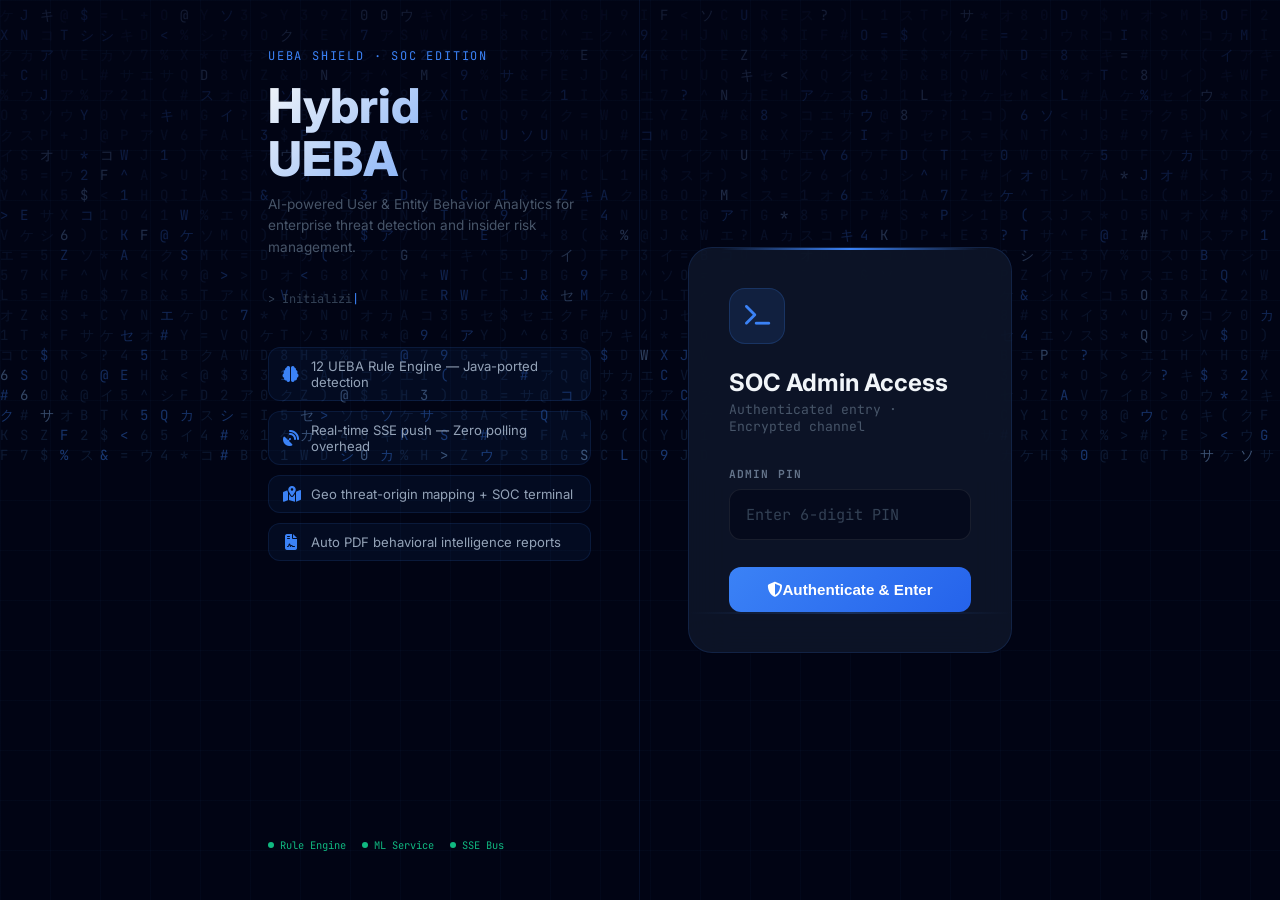
<file: frontend/admin/index.html>
<!DOCTYPE html>
<html lang="en">
<head>
    <meta charset="UTF-8">
    <meta name="viewport" content="width=device-width, initial-scale=1.0">
    <title>SOC Admin Access | UEBA SHIELD</title>
    <link href="https://fonts.googleapis.com/css2?family=Inter:wght@400;600;700;800&family=JetBrains+Mono:wght@400;600&display=swap" rel="stylesheet">
    <link href="https://cdnjs.cloudflare.com/ajax/libs/font-awesome/6.4.0/css/all.min.css" rel="stylesheet">
    <style>
        *, *::before, *::after { box-sizing: border-box; margin: 0; padding: 0; }

        body {
            background: #020617;
            color: #f1f5f9;
            font-family: 'Inter', sans-serif;
            height: 100vh;
            display: flex;
            align-items: center;
            justify-content: center;
            overflow: hidden;
        }

        /* Matrix rain canvas */
        #matrixCanvas {
            position: fixed;
            inset: 0;
            z-index: 0;
            opacity: 0.4;
        }

        /* Mesh grid overlay */
        .mesh-overlay {
            position: fixed; inset: 0; z-index: 1;
            background-image:
                linear-gradient(rgba(59,130,246,0.03) 1px, transparent 1px),
                linear-gradient(90deg, rgba(59,130,246,0.03) 1px, transparent 1px);
            background-size: 50px 50px;
            pointer-events: none;
        }

        /* Center panel */
        .login-wrapper {
            position: relative; z-index: 10;
            display: flex; align-items: center; justify-content: center;
            width: 100%; height: 100vh;
        }

        /* Left — branding column */
        .brand-col {
            flex: 1; max-width: 420px;
            padding: 3rem;
            display: flex; flex-direction: column; justify-content: center;
            border-right: 1px solid rgba(59,130,246,0.1);
            height: 100vh;
        }

        .brand-tag {
            font-family: 'JetBrains Mono', monospace;
            font-size: 0.75rem; color: #3b82f6;
            letter-spacing: 0.15em; text-transform: uppercase;
            margin-bottom: 1rem;
        }

        .brand-title {
            font-size: 3rem; font-weight: 800; line-height: 1.1;
            background: linear-gradient(135deg, #f1f5f9 0%, #3b82f6 100%);
            -webkit-background-clip: text; -webkit-text-fill-color: transparent;
            margin-bottom: 0.5rem;
        }

        .brand-sub {
            font-size: 0.85rem; color: #475569; line-height: 1.6;
            margin-bottom: 2rem;
        }

        .feature-pills {
            display: flex; flex-direction: column; gap: 10px; margin-top: 1.5rem;
        }
        .feature-pill {
            display: flex; align-items: center; gap: 12px;
            padding: 10px 14px; border-radius: 12px;
            background: rgba(59,130,246,0.06);
            border: 1px solid rgba(59,130,246,0.12);
        }
        .feature-pill i { color: #3b82f6; width: 16px; text-align: center; }
        .feature-pill span { font-size: 0.82rem; color: #94a3b8; }

        .status-bar {
            margin-top: auto; padding-top: 2rem;
            display: flex; gap: 16px; flex-wrap: wrap;
        }
        .status-chip {
            display: flex; align-items: center; gap: 6px;
            font-family: 'JetBrains Mono', monospace;
            font-size: 0.65rem; color: #10b981;
        }
        .status-dot { width:6px;height:6px;border-radius:50%;background:#10b981;animation:sdPulse 1.5s infinite; }
        @keyframes sdPulse { 0%,100%{opacity:1;} 50%{opacity:0.4;} }

        /* Right — login card */
        .login-col {
            flex: 0 0 420px;
            padding: 3rem;
            display: flex; flex-direction: column; justify-content: center;
        }

        .login-card {
            background: rgba(15, 23, 42, 0.85);
            backdrop-filter: blur(20px);
            border: 1px solid rgba(59,130,246,0.15);
            border-radius: 24px;
            padding: 2.5rem;
            position: relative;
            overflow: hidden;
        }

        .login-card::before {
            content: '';
            position: absolute; top: 0; left: 10%; right: 10%;
            height: 2px;
            background: linear-gradient(90deg, transparent, #3b82f6, transparent);
        }

        /* Scan line animation on card */
        .login-card::after {
            content: '';
            position: absolute; left: 0; right: 0; height: 2px;
            background: linear-gradient(90deg, transparent, rgba(59,130,246,0.25), transparent);
            animation: scanDown 4s linear infinite;
            pointer-events: none;
        }
        @keyframes scanDown { 0%{top:-2px;} 100%{top:100%;} }

        .login-header-icon {
            width: 56px; height: 56px; border-radius: 16px;
            background: rgba(59,130,246,0.12);
            border: 1px solid rgba(59,130,246,0.2);
            display: flex; align-items: center; justify-content: center;
            font-size: 1.4rem; color: #3b82f6;
            margin-bottom: 1.5rem;
        }

        .login-title { font-size: 1.5rem; font-weight: 700; color: #f1f5f9; margin-bottom: 0.3rem; }
        .login-sub { font-size: 0.82rem; color: #475569; margin-bottom: 2rem; font-family: 'JetBrains Mono', monospace; }

        .field-label {
            font-size: 0.7rem; font-weight: 700; letter-spacing: 0.1em;
            color: #64748b; text-transform: uppercase; margin-bottom: 8px;
            font-family: 'JetBrains Mono', monospace;
        }

        .cyber-input {
            width: 100%; padding: 0.85rem 1rem;
            background: rgba(2, 6, 23, 0.6);
            border: 1px solid rgba(255,255,255,0.08);
            border-radius: 12px;
            color: #f1f5f9; font-size: 0.95rem;
            font-family: 'JetBrains Mono', monospace;
            outline: none; transition: border-color 0.2s, box-shadow 0.2s;
        }
        .cyber-input:focus {
            border-color: rgba(59,130,246,0.5);
            box-shadow: 0 0 0 3px rgba(59,130,246,0.12);
        }
        .cyber-input::placeholder { color: #334155; }
        .mb-field { margin-bottom: 1.2rem; }

        .btn-login {
            width: 100%; padding: 0.9rem;
            background: linear-gradient(135deg, #3b82f6, #2563eb);
            border: none; border-radius: 12px;
            color: #fff; font-weight: 700; font-size: 0.95rem;
            cursor: pointer; margin-top: 0.5rem;
            transition: all 0.25s;
            position: relative; overflow: hidden;
        }
        .btn-login::before {
            content: '';
            position: absolute; inset: 0;
            background: linear-gradient(135deg, rgba(255,255,255,0.1), transparent);
            opacity: 0; transition: opacity 0.2s;
        }
        .btn-login:hover { transform: translateY(-1px); box-shadow: 0 8px 25px rgba(59,130,246,0.4); }
        .btn-login:hover::before { opacity: 1; }
        .btn-login:active { transform: translateY(0); }

        .error-msg {
            color: #fca5a5; font-size: 0.8rem; text-align: center;
            margin-top: 0.8rem; display: none;
            background: rgba(239,68,68,0.08); border: 1px solid rgba(239,68,68,0.2);
            border-radius: 8px; padding: 8px;
        }

        /* Typing cursor for the terminal text */
        .typing-cursor::after { content: '|'; animation: blink 0.7s step-end infinite; color: #3b82f6; }
        @keyframes blink { 0%,100%{opacity:1;} 50%{opacity:0;} }
    </style>
</head>
<body>
    <canvas id="matrixCanvas"></canvas>
    <div class="mesh-overlay"></div>

    <div class="login-wrapper">
        <!-- Branding -->
        <div class="brand-col">
            <div class="brand-tag">UEBA SHIELD · SOC Edition</div>
            <div class="brand-title">Hybrid<br>UEBA</div>
            <div class="brand-sub">
                AI-powered User &amp; Entity Behavior Analytics for enterprise threat detection and insider risk management.
            </div>

            <div style="font-family:'JetBrains Mono',monospace;font-size:0.75rem;color:#334155;margin-bottom:1rem;" id="typingText" class="typing-cursor"></div>

            <div class="feature-pills">
                <div class="feature-pill"><i class="fas fa-brain"></i><span>12 UEBA Rule Engine — Java-ported detection</span></div>
                <div class="feature-pill"><i class="fas fa-satellite-dish"></i><span>Real-time SSE push — Zero polling overhead</span></div>
                <div class="feature-pill"><i class="fas fa-map-marked-alt"></i><span>Geo threat-origin mapping + SOC terminal</span></div>
                <div class="feature-pill"><i class="fas fa-file-contract"></i><span>Auto PDF behavioral intelligence reports</span></div>
            </div>

            <div class="status-bar">
                <div class="status-chip"><div class="status-dot"></div>Rule Engine</div>
                <div class="status-chip"><div class="status-dot"></div>ML Service</div>
                <div class="status-chip"><div class="status-dot"></div>SSE Bus</div>
            </div>
        </div>

        <!-- Login -->
        <div class="login-col">
            <div class="login-card">
                <div class="login-header-icon"><i class="fas fa-terminal"></i></div>
                <div class="login-title">SOC Admin Access</div>
                <div class="login-sub">Authenticated entry · Encrypted channel</div>

                <form id="loginForm" autocomplete="off">
                    <div class="mb-field">
                        <div class="field-label">Admin PIN</div>
                        <input type="password" id="adminPin" class="cyber-input" placeholder="Enter 6-digit PIN" maxlength="6" required>
                    </div>
                    <button type="submit" class="btn-login">
                        <i class="fas fa-shield-halved me-2"></i>Authenticate &amp; Enter
                    </button>
                    <div class="error-msg" id="loginError">
                        <i class="fas fa-exclamation-triangle me-1"></i> Access denied — invalid credentials
                    </div>
                </form>
            </div>
        </div>
    </div>

    <script src="js/admin.js"></script>
    <script>
        // ── Matrix Rain ──────────────────────────────────────────
        (function() {
            const canvas = document.getElementById('matrixCanvas');
            const ctx = canvas.getContext('2d');
            let W, H, cols, drops;

            function resize() {
                W = canvas.width  = window.innerWidth;
                H = canvas.height = window.innerHeight;
                cols  = Math.floor(W / 20);
                drops = Array(cols).fill(1);
            }
            resize();
            window.addEventListener('resize', resize);

            const chars = 'ABCDEFGHIJKLMNOPQRSTUVWXYZ0123456789@#$%^&*()+=<>?アイウエオカキクケコサシスセソ';

            function draw() {
                ctx.fillStyle = 'rgba(2,6,23,0.05)';
                ctx.fillRect(0, 0, W, H);
                ctx.font = '14px JetBrains Mono, monospace';
                for (let i = 0; i < drops.length; i++) {
                    const c = chars[Math.floor(Math.random() * chars.length)];
                    const intensity = Math.random();
                    if (intensity > 0.95) ctx.fillStyle = '#93c5fd';
                    else if (intensity > 0.8) ctx.fillStyle = '#3b82f6';
                    else ctx.fillStyle = '#1e3a5f';
                    ctx.fillText(c, i * 20, drops[i] * 20);
                    if (drops[i] * 20 > H && Math.random() > 0.975) drops[i] = 0;
                    drops[i]++;
                }
            }
            setInterval(draw, 55);
        })();

        // ── Typing animation ─────────────────────────────────────
        (function() {
            const lines = [
                '> Initializing threat engine...',
                '> Loading behavioral baselines...',
                '> SSE stream established.',
                '> 12 detection rules active.',
                '> Awaiting authentication...',
            ];
            const el = document.getElementById('typingText');
            let li = 0, ci = 0;

            function typeNext() {
                if (li >= lines.length) { li = 0; el.textContent = ''; }
                if (ci < lines[li].length) {
                    el.textContent += lines[li][ci++];
                    setTimeout(typeNext, 45 + Math.random() * 30);
                } else {
                    setTimeout(() => {
                        // erase
                        function erase() {
                            if (el.textContent.length > 0) {
                                el.textContent = el.textContent.slice(0, -1);
                                setTimeout(erase, 20);
                            } else { li++; ci = 0; setTimeout(typeNext, 400); }
                        }
                        setTimeout(erase, 1200);
                    }, 800);
                }
            }
            setTimeout(typeNext, 600);
        })();

        // ── Login form ───────────────────────────────────────────
        document.getElementById('loginForm').onsubmit = async (e) => {
            e.preventDefault();
            const btn = e.target.querySelector('button[type=submit]');
            btn.innerHTML = '<i class="fas fa-spinner fa-spin me-2"></i>Verifying...';
            btn.disabled = true;

            const pin = document.getElementById('adminPin').value;
            const success = await loginAdmin(pin);

            if (success) {
                btn.innerHTML = '<i class="fas fa-check me-2"></i>Access Granted';
                btn.style.background = 'linear-gradient(135deg, #10b981, #059669)';
                setTimeout(() => window.location.href = 'dashboard.html', 600);
            } else {
                btn.innerHTML = '<i class="fas fa-shield-halved me-2"></i>Authenticate & Enter';
                btn.disabled = false;
                document.getElementById('loginError').style.display = 'block';
                setTimeout(() => document.getElementById('loginError').style.display = 'none', 4000);
            }
        };
    </script>
</body>
</html>
</file>
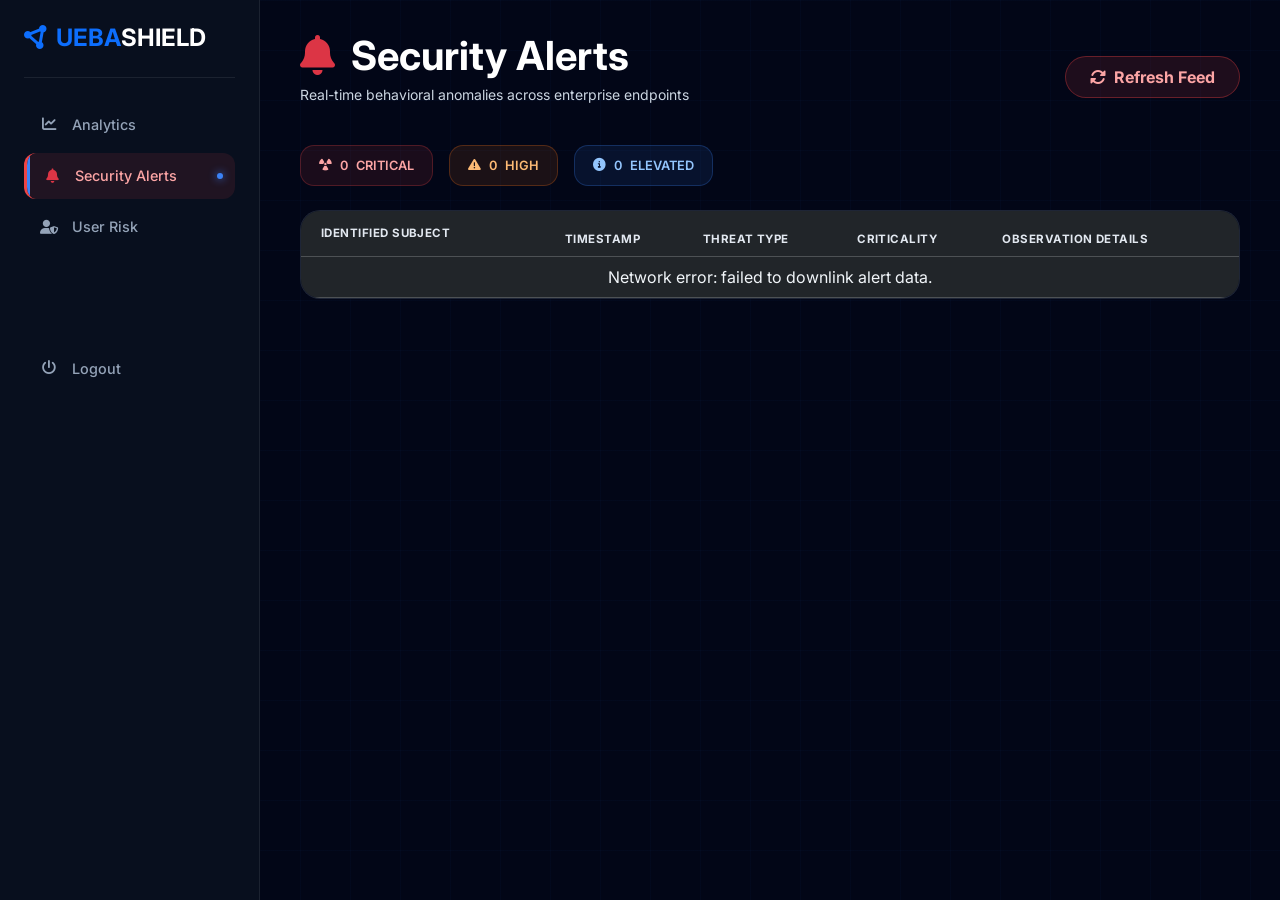
<file: frontend/admin/alerts.html>
<!DOCTYPE html>
<html lang="en">
<head>
    <meta charset="UTF-8">
    <meta name="viewport" content="width=device-width, initial-scale=1.0">
    <title>Security Alerts | UEBA SHIELD</title>
    <link href="https://fonts.googleapis.com/css2?family=Inter:wght@300;400;500;600;700&display=swap" rel="stylesheet">
    <link href="https://cdnjs.cloudflare.com/ajax/libs/font-awesome/6.4.0/css/all.min.css" rel="stylesheet">
    <link href="https://cdn.jsdelivr.net/npm/bootstrap@5.3.0/dist/css/bootstrap.min.css" rel="stylesheet">
    <link rel="stylesheet" href="../css/cyber.css">
    <style>
        /* ── Color-coded alert row glow strips ─────────── */
        .alert-row-critical { border-left: 3px solid #ef4444 !important; }
        .alert-row-high      { border-left: 3px solid #f97316 !important; }
        .alert-row-elevated  { border-left: 3px solid #3b82f6 !important; }

        .alert-row-critical td:first-child { background: rgba(239,68,68,0.04); }
        .alert-row-high td:first-child      { background: rgba(249,115,22,0.04); }
        .alert-row-elevated td:first-child  { background: rgba(59,130,246,0.04); }

        /* Severity badge colours */
        .sev-critical { background: rgba(239,68,68,0.15);  color:#fca5a5; border:1px solid rgba(239,68,68,0.35);  }
        .sev-high     { background: rgba(249,115,22,0.15); color:#fdba74; border:1px solid rgba(249,115,22,0.35); }
        .sev-elevated { background: rgba(59,130,246,0.15); color:#93c5fd; border:1px solid rgba(59,130,246,0.35); }

        .sev-badge {
            display:inline-block; padding:2px 10px; border-radius:20px;
            font-size:0.68rem; font-weight:700; letter-spacing:0.06em;
        }

        /* Threat-type chip */
        .threat-chip {
            display:inline-block; padding:2px 10px; border-radius:8px;
            font-size:0.72rem; font-weight:600;
            background: rgba(148,163,184,0.1);
            border: 1px solid rgba(148,163,184,0.2);
            color: #e2e8f0;
        }

        /* Alert stats bar */
        .alert-stat {
            display:flex; align-items:center; gap:8px;
            padding:10px 18px; border-radius:14px; font-weight:600; font-size:0.8rem;
        }
        .alert-stat-critical { background:rgba(239,68,68,0.1);  border:1px solid rgba(239,68,68,0.25);  color:#fca5a5; }
        .alert-stat-high     { background:rgba(249,115,22,0.1); border:1px solid rgba(249,115,22,0.25); color:#fdba74; }
        .alert-stat-elevated { background:rgba(59,130,246,0.1); border:1px solid rgba(59,130,246,0.25); color:#93c5fd; }
    </style>
</head>
<body class="bg-deep">

    <aside class="sidebar">
        <div class="logo-container">
            <h4 class="fw-bold m-0 text-primary"><i class="fas fa-circle-nodes me-2"></i>UEBA<span class="text-white">SHIELD</span></h4>
        </div>
        <nav>
            <a href="dashboard.html" class="nav-link"><i class="fas fa-chart-line"></i> Analytics</a>
            <a href="alerts.html" class="nav-link active" style="background:rgba(239,68,68,0.1); color:#fca5a5 !important; border-left:3px solid #ef4444;">
                <i class="fas fa-bell text-danger"></i> Security Alerts
            </a>
            <a href="risk.html" class="nav-link"><i class="fas fa-user-shield"></i> User Risk</a>
            <div class="mt-5 pt-5">
                <a href="index.html" class="nav-link text-danger"><i class="fas fa-power-off"></i> Logout</a>
            </div>
        </nav>
    </aside>

    <main class="main-content">
        <header class="d-flex justify-content-between align-items-center mb-4">
            <div>
                <h1 class="fw-bold m-0 text-white"><i class="fas fa-bell text-danger me-3"></i>Security Alerts</h1>
                <p class="text-muted small mt-1">Real-time behavioral anomalies across enterprise endpoints</p>
            </div>
            <button class="btn rounded-pill px-4 py-2 fw-bold" 
                style="background:rgba(239,68,68,0.12); border:1px solid rgba(239,68,68,0.35); color:#fca5a5;"
                onclick="loadAllAlerts()">
                <i class="fas fa-sync-alt me-2"></i>Refresh Feed
            </button>
        </header>

        <!-- Alert Summary Stats -->
        <div class="d-flex gap-3 mb-4 flex-wrap">
            <div class="alert-stat alert-stat-critical">
                <i class="fas fa-radiation"></i>
                <span id="countCritical">0</span> CRITICAL
            </div>
            <div class="alert-stat alert-stat-high">
                <i class="fas fa-exclamation-triangle"></i>
                <span id="countHigh">0</span> HIGH
            </div>
            <div class="alert-stat alert-stat-elevated">
                <i class="fas fa-info-circle"></i>
                <span id="countElevated">0</span> ELEVATED
            </div>
        </div>

        <div class="cyber-card p-0" style="overflow:hidden;">
            <div class="table-responsive">
                <table class="table table-dark table-hover align-middle mb-0">
                    <thead style="background:rgba(15,23,42,0.8);">
                        <tr>
                            <th style="padding:14px 20px;">IDENTIFIED SUBJECT</th>
                            <th>TIMESTAMP</th>
                            <th>THREAT TYPE</th>
                            <th>CRITICALITY</th>
                            <th>OBSERVATION DETAILS</th>
                        </tr>
                    </thead>
                    <tbody id="alertsBody">
                        <tr><td colspan="5" class="text-center py-5" style="color:#64748b;">
                            <i class="fas fa-satellite-dish fa-2x mb-3 d-block"></i>Loading threat intelligence...
                        </td></tr>
                    </tbody>
                </table>
            </div>
        </div>
    </main>

    <script src="https://cdn.jsdelivr.net/npm/bootstrap@5.3.0/dist/js/bootstrap.bundle.min.js"></script>
    <script src="js/admin.js"></script>
    <script>
        document.addEventListener('DOMContentLoaded', async () => {
            await loadAllAlerts();
            updateAlertCounts();
            // Connect SSE so alerts auto-refresh when new anomaly is generated
            connectAdminSSE();
        });

        // Override SSE handler on this page to also reload alerts
        window.connectAdminSSE = function () {
            if (typeof adminSSE !== 'undefined' && adminSSE) adminSSE.close();
            adminSSE = new EventSource(`${API_BASE_URL}/events/stream`);
            adminSSE.onmessage = async (evt) => {
                try {
                    const msg = JSON.parse(evt.data);
                    if (msg.event === 'new_anomaly') {
                        await loadAllAlerts();
                        updateAlertCounts();
                    }
                } catch(e) {}
            };
            adminSSE.onerror = () => setTimeout(window.connectAdminSSE, 5000);
        };

        function updateAlertCounts() {
            setTimeout(() => {
                const rows = document.querySelectorAll('#alertsBody td .sev-badge');
                let c = 0, h = 0, e = 0;
                rows.forEach(el => {
                    const t = el.textContent.trim();
                    if (t === 'CRITICAL') c++;
                    else if (t === 'HIGH') h++;
                    else e++;
                });
                document.getElementById('countCritical').textContent = c;
                document.getElementById('countHigh').textContent = h;
                document.getElementById('countElevated').textContent = e;
            }, 600);
        }
    </script>
</body>
</html>
</file>
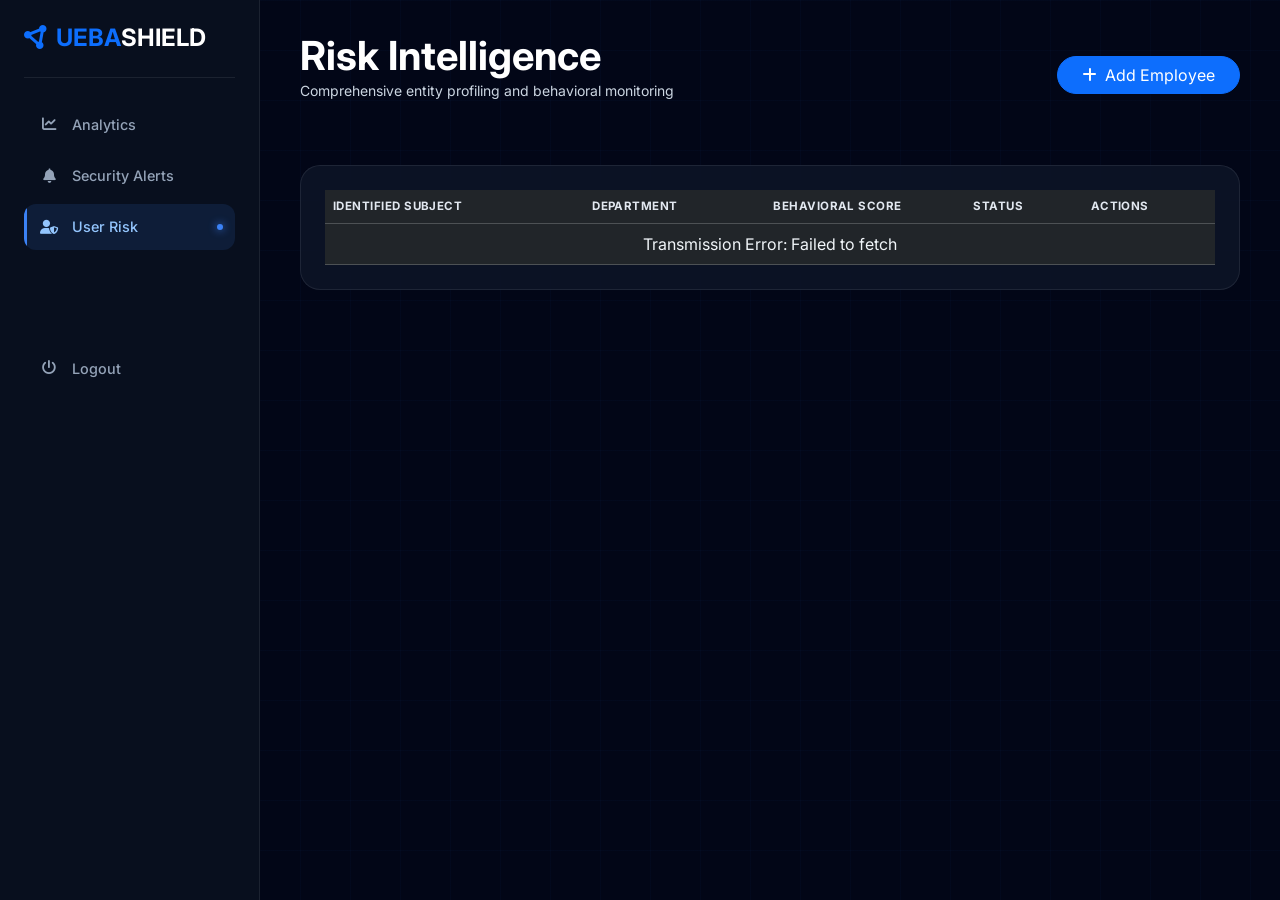
<file: frontend/admin/risk.html>
<!DOCTYPE html>
<html lang="en">
<head>
    <meta charset="UTF-8">
    <meta name="viewport" content="width=device-width, initial-scale=1.0">
    <title>Enterprise Risk | UEBA SHIELD</title>
    <link href="https://fonts.googleapis.com/css2?family=Inter:wght@300;400;500;600;700&display=swap" rel="stylesheet">
    <link href="https://cdnjs.cloudflare.com/ajax/libs/font-awesome/6.4.0/css/all.min.css" rel="stylesheet">
    <link href="https://cdn.jsdelivr.net/npm/bootstrap@5.3.0/dist/css/bootstrap.min.css" rel="stylesheet">
    <link rel="stylesheet" href="../css/cyber.css">
</head>
<body class="bg-deep">

    <aside class="sidebar">
        <div class="logo-container">
            <h4 class="fw-bold m-0 text-primary"><i class="fas fa-circle-nodes me-2"></i>UEBA<span class="text-white">SHIELD</span></h4>
        </div>
        <nav>
            <a href="dashboard.html" class="nav-link"><i class="fas fa-chart-line"></i> Analytics</a>
            <a href="alerts.html" class="nav-link"><i class="fas fa-bell"></i> Security Alerts</a>
            <a href="risk.html" class="nav-link active"><i class="fas fa-user-shield"></i> User Risk</a>
            <div class="mt-5 pt-5">
                <a href="index.html" class="nav-link text-danger"><i class="fas fa-power-off"></i> Logout</a>
            </div>
        </nav>
    </aside>

    <main class="main-content">
        <header class="d-flex justify-content-between align-items-center mb-5">
            <div>
                <h1 class="fw-bold m-0 text-white">Risk Intelligence</h1>
                <p class="text-secondary small">Comprehensive entity profiling and behavioral monitoring</p>
            </div>
            <button type="button" class="btn btn-primary rounded-pill px-4" data-bs-toggle="modal" data-bs-target="#addUserModal">
                <i class="fas fa-plus me-2"></i>Add Employee
            </button>
        </header>

        <div class="cyber-card">
            <div class="table-responsive">
                <table class="table table-dark table-hover align-middle mb-0">
                    <thead class="text-secondary small">
                        <tr>
                            <th>IDENTIFIED SUBJECT</th>
                            <th>DEPARTMENT</th>
                            <th style="width: 200px;">BEHAVIORAL SCORE</th>
                            <th>STATUS</th>
                            <th>ACTIONS</th>
                        </tr>
                    </thead>
                    <tbody id="riskBody">
                        <!-- Content loaded via admin.js -->
                    </tbody>
                </table>
            </div>
        </div>
    </main>

    <!-- Modals (Add/Edit) -->
    <!-- (I'll keep the same IDs for admin.js compatibility) -->
    <div class="modal fade" id="addUserModal" tabindex="-1">
        <div class="modal-dialog modal-dialog-centered">
            <div class="modal-content cyber-card p-0 overflow-hidden" style="background: #0f172a;">
                <div class="modal-header border-0 p-4">
                    <h5 class="modal-title fw-bold text-primary">Onboard New Employee</h5>
                    <button type="button" class="btn-close btn-close-white" data-bs-dismiss="modal"></button>
                </div>
                <div class="modal-body p-4 pt-0">
                    <form id="addUserForm">
                        <div class="row g-3">
                            <div class="col-6">
                                <label class="small text-secondary fw-bold mb-2">EMPLOYEE ID</label>
                                <input type="text" id="addEmpId" class="form-control bg-dark border-secondary text-white" required>
                            </div>
                            <div class="col-6">
                                <label class="small text-secondary fw-bold mb-2">DEPARTMENT</label>
                                <select id="addDept" class="form-select bg-dark border-secondary text-white">
                                    <option value="Engineering">Engineering</option>
                                    <option value="Finance">Finance</option>
                                    <option value="Sales">Sales</option>
                                    <option value="HR">HR</option>
                                    <option value="IT Support">IT Support</option>
                                    <option value="Legal">Legal</option>
                                </select>
                            </div>
                            <div class="col-12">
                                <label class="small text-secondary fw-bold mb-2">FULL NAME</label>
                                <input type="text" id="addName" class="form-control bg-dark border-secondary text-white" required>
                            </div>
                            <div class="col-12">
                                <label class="small text-secondary fw-bold mb-2">EMAIL ADDRESS</label>
                                <input type="email" id="addEmail" class="form-control bg-dark border-secondary text-white" required>
                            </div>
                            <div class="col-12">
                                <label class="small text-secondary fw-bold mb-2">INITIAL ACCESS TOKEN</label>
                                <input type="password" id="addPass" class="form-control bg-dark border-secondary text-white" value="password123" required>
                            </div>
                        </div>
                    </form>
                </div>
                <div class="modal-footer border-0 p-4 pt-0">
                    <button type="button" class="btn btn-outline-light rounded-pill px-4" data-bs-dismiss="modal">Cancel</button>
                    <button type="button" class="btn btn-primary rounded-pill px-4" onclick="submitAddUser()">provision access</button>
                </div>
            </div>
        </div>
    </div>

    <!-- Edit Modal -->
    <div class="modal fade" id="editUserModal" tabindex="-1">
        <div class="modal-dialog modal-dialog-centered">
            <div class="modal-content cyber-card" style="background: #0f172a;">
                <div class="modal-header border-0">
                    <h5 class="modal-title fw-bold text-primary">Modify Profile</h5>
                    <button type="button" class="btn-close btn-close-white" data-bs-dismiss="modal"></button>
                </div>
                <div class="modal-body">
                    <input type="hidden" id="editUserId">
                    <div class="mb-3">
                        <label class="small text-secondary fw-bold mb-2">DISPLAY NAME</label>
                        <input type="text" id="editNameInput" class="form-control bg-dark border-secondary text-white" required>
                    </div>
                </div>
                <div class="modal-footer border-0">
                    <button type="button" class="btn btn-primary w-100 rounded-pill" onclick="submitEditUser()">save changes</button>
                </div>
            </div>
        </div>
    </div>

    <!-- Lock Reason Modal -->
    <div class="modal fade" id="lockUserModal" tabindex="-1">
        <div class="modal-dialog modal-dialog-centered">
            <div class="modal-content cyber-card" style="background: #0f172a; border: 1px solid rgba(239,68,68,0.3);">
                <div class="modal-header border-0">
                    <h5 class="modal-title fw-bold text-danger"><i class="fas fa-user-lock me-2"></i>Restrict Access</h5>
                    <button type="button" class="btn-close btn-close-white" data-bs-dismiss="modal"></button>
                </div>
                <div class="modal-body">
                    <input type="hidden" id="lockUserId">
                    <div class="mb-3">
                        <label class="small text-secondary fw-bold mb-2">REASON FOR LOCKOUT</label>
                        <textarea id="lockReasonInput" class="form-control bg-dark border-secondary text-white" rows="3" placeholder="e.g. Unusual login patterns detected from remote IP..."></textarea>
                    </div>
                    <div class="alert alert-danger bg-danger bg-opacity-10 border-danger border-opacity-20 text-danger small">
                        <i class="fas fa-exclamation-triangle me-2"></i> This will immediately terminate all active sessions for this subject.
                    </div>
                </div>
                <div class="modal-footer border-0">
                    <button type="button" class="btn btn-outline-light rounded-pill px-4" data-bs-dismiss="modal">Cancel</button>
                    <button type="button" class="btn btn-danger rounded-pill px-4" onclick="submitLockUser()">Restrict Access</button>
                </div>
            </div>
        </div>
    </div>

    <script src="https://cdn.jsdelivr.net/npm/bootstrap@5.3.0/dist/js/bootstrap.bundle.min.js"></script>
    <script src="js/admin.js"></script>
    <script>
        document.addEventListener('DOMContentLoaded', () => {
            if (typeof loadRiskAnalysis === 'function') {
                loadRiskAnalysis();
            }
        });
    </script>
</body>
</html>
</file>
<file: frontend/css/cyber.css>
/* ============================================================
   UEBA SHIELD — Global Design System v2
   Dark cybersecurity theme · Maximum readability · Premium feel
   ============================================================ */

@import url('https://fonts.googleapis.com/css2?family=Inter:wght@300;400;500;600;700;800&family=JetBrains+Mono:wght@400;600&display=swap');

:root {
    --bg-deep:        #020617;
    --bg-card:        rgba(15, 23, 42, 0.75);
    --bg-sidebar:     #080f1e;
    --primary:        #3b82f6;
    --primary-glow:   rgba(59, 130, 246, 0.35);
    --accent:         #10b981;
    --cyan:           #06b6d4;
    --purple:         #8b5cf6;
    --danger:         #ef4444;
    --warning:        #f59e0b;
    --text-main:      #f1f5f9;
    --text-sub:       #cbd5e1;
    --text-label:     #94a3b8;
    --glass-border:   rgba(255, 255, 255, 0.08);
    --sidebar-width:  260px;
    --card-radius:    20px;
    --mono:           'JetBrains Mono', monospace;
}

/* ── Base ───────────────────────────────────────────────── */
*, *::before, *::after { box-sizing: border-box; }

body {
    background-color: var(--bg-deep);
    color: var(--text-main);
    font-family: 'Inter', system-ui, -apple-system, sans-serif;
    margin: 0;
    overflow-x: hidden;
    -webkit-font-smoothing: antialiased;
}

/* Animated mesh-grid background */
body::before {
    content: '';
    position: fixed;
    inset: 0;
    background-image:
        linear-gradient(rgba(59,130,246,0.03) 1px, transparent 1px),
        linear-gradient(90deg, rgba(59,130,246,0.03) 1px, transparent 1px);
    background-size: 50px 50px;
    pointer-events: none;
    z-index: 0;
}

/* ── FORCE ALL TEXT TO BE READABLE ─────────────────────── */
.text-muted, .text-secondary, small, .small, .x-small, caption, label, .form-label {
    color: var(--text-sub) !important;
}
table, td, th, .table td, .table th { color: var(--text-main) !important; }
thead th, .table thead th, thead .text-secondary th, thead .text-secondary {
    color: #e2e8f0 !important;
    font-weight: 700 !important;
    letter-spacing: 0.04em;
    font-size: 0.72rem;
    text-transform: uppercase;
}
.table-dark tbody tr:hover td { color: #ffffff !important; }
.form-label, label.small, label.fw-bold { color: #dde5f0 !important; }
input::placeholder, textarea::placeholder { color: #64748b !important; }
.card-text, .card-subtitle { color: var(--text-sub) !important; }
.x-small { font-size: 0.72rem; color: var(--text-sub) !important; }
header p, .page-subtitle { color: #94a3b8 !important; }
.text-muted.x-small, .text-muted.fw-bold { color: #cbd5e1 !important; }

/* ── Sidebar ────────────────────────────────────────────── */
.sidebar {
    width: var(--sidebar-width);
    height: 100vh;
    background: var(--bg-sidebar);
    position: fixed;
    left: 0; top: 0;
    border-right: 1px solid var(--glass-border);
    padding: 1.5rem;
    z-index: 1000;
    display: flex;
    flex-direction: column;
}

.logo-container {
    padding-bottom: 1.5rem;
    border-bottom: 1px solid var(--glass-border);
    margin-bottom: 1.5rem;
}

/* Animated logo pulse */
.logo-container h4 .text-primary {
    position: relative;
}
.logo-container h4 .text-primary::after {
    content: '';
    position: absolute;
    bottom: -4px; left: 0; right: 0; height: 2px;
    background: linear-gradient(90deg, var(--primary), transparent);
    animation: logoLine 3s ease-in-out infinite;
}
@keyframes logoLine {
    0%,100% { opacity: 0.4; transform: scaleX(0.6); }
    50%      { opacity: 1;   transform: scaleX(1); }
}

.nav-link {
    display: flex;
    align-items: center;
    padding: 0.75rem 1rem;
    color: #94a3b8 !important;
    text-decoration: none;
    border-radius: 12px;
    margin-bottom: 0.35rem;
    transition: all 0.25s cubic-bezier(0.4, 0, 0.2, 1);
    font-weight: 500;
    font-size: 0.9rem;
    position: relative;
    overflow: hidden;
}

.nav-link::before {
    content: '';
    position: absolute;
    left: 0; top: 0; bottom: 0;
    width: 0; background: var(--primary);
    border-radius: 0 4px 4px 0;
    transition: width 0.25s ease;
}

.nav-link i { margin-right: 0.9rem; width: 18px; text-align: center; transition: transform 0.25s; }

.nav-link:hover, .nav-link.active {
    background: rgba(59, 130, 246, 0.12);
    color: #93c5fd !important;
}
.nav-link:hover::before, .nav-link.active::before { width: 3px; }
.nav-link:hover i { transform: translateX(2px); }

/* Status indicator dots on sidebar */
.nav-link.active::after {
    content: '';
    position: absolute;
    right: 12px; top: 50%;
    transform: translateY(-50%);
    width: 6px; height: 6px;
    border-radius: 50%;
    background: var(--primary);
    box-shadow: 0 0 8px var(--primary);
    animation: dotPulse 2s ease-in-out infinite;
}
@keyframes dotPulse {
    0%,100% { opacity: 1; box-shadow: 0 0 6px var(--primary); }
    50%      { opacity: 0.6; box-shadow: 0 0 14px var(--primary); }
}

/* ── Main Content ───────────────────────────────────────── */
.main-content {
    margin-left: var(--sidebar-width);
    padding: 2rem 2.5rem;
    min-height: 100vh;
    position: relative;
    z-index: 1;
}

/* ── Glass Cards ────────────────────────────────────────── */
.cyber-card {
    background: var(--bg-card);
    backdrop-filter: blur(16px);
    -webkit-backdrop-filter: blur(16px);
    border: 1px solid var(--glass-border);
    border-radius: var(--card-radius);
    padding: 1.5rem;
    transition: transform 0.3s ease, border-color 0.3s ease, box-shadow 0.3s ease;
    position: relative;
    overflow: hidden;
}

/* Top-edge glow line on cards */
.cyber-card::before {
    content: '';
    position: absolute;
    top: 0; left: 10%; right: 10%;
    height: 1px;
    background: linear-gradient(90deg, transparent, rgba(59,130,246,0.4), transparent);
    transition: opacity 0.3s;
    opacity: 0;
}
.cyber-card:hover::before { opacity: 1; }

.cyber-card:hover {
    border-color: rgba(59, 130, 246, 0.22);
    box-shadow: 0 20px 40px -15px rgba(0, 0, 0, 0.7), 0 0 0 1px rgba(59,130,246,0.06);
    transform: translateY(-1px);
}

/* Stat cards — extra emphasis */
.stat-card { cursor: default; }
.stat-card h2 {
    font-family: var(--mono);
    letter-spacing: -0.02em;
    text-shadow: 0 0 20px currentColor;
    transition: transform 0.3s;
}
.stat-card:hover h2 { transform: scale(1.05); }

/* ── Status Badges ──────────────────────────────────────── */
.badge-portal {
    padding: 0.35rem 0.9rem;
    border-radius: 20px;
    font-weight: 700;
    font-size: 0.7rem;
    text-transform: uppercase;
    letter-spacing: 0.08em;
    font-family: var(--mono);
}

.status-low      { background: rgba(16,185,129,0.12); color: #6ee7b7; border: 1px solid rgba(16,185,129,0.25); }
.status-medium   { background: rgba(251,191,36,0.12); color: #fcd34d; border: 1px solid rgba(251,191,36,0.25); }
.status-high     { background: rgba(239,68,68,0.12);  color: #fca5a5; border: 1px solid rgba(239,68,68,0.25); }
.status-critical { background: rgba(239,68,68,0.2);   color: #f87171; border: 1px solid rgba(239,68,68,0.4); box-shadow: 0 0 12px rgba(239,68,68,0.2); }

/* ── Threat/Severity Chips ──────────────────────────────── */
.threat-chip {
    display: inline-block;
    padding: 3px 10px;
    border-radius: 8px;
    font-size: 0.72rem;
    font-weight: 600;
    background: rgba(148,163,184,0.08);
    border: 1px solid rgba(148,163,184,0.18);
    color: #e2e8f0;
    font-family: var(--mono);
    letter-spacing: 0.02em;
}

.sev-badge {
    display: inline-block;
    padding: 2px 10px;
    border-radius: 20px;
    font-size: 0.67rem;
    font-weight: 700;
    letter-spacing: 0.06em;
    font-family: var(--mono);
}
.sev-critical { background: rgba(239,68,68,0.15);  color:#fca5a5; border:1px solid rgba(239,68,68,0.35); box-shadow: 0 0 10px rgba(239,68,68,0.15); }
.sev-high     { background: rgba(249,115,22,0.15); color:#fdba74; border:1px solid rgba(249,115,22,0.35); }
.sev-elevated { background: rgba(59,130,246,0.15); color:#93c5fd; border:1px solid rgba(59,130,246,0.35); }

.emp-sev-high   { background:rgba(239,68,68,0.12); color:#fca5a5; border:1px solid rgba(239,68,68,0.3); }
.emp-sev-medium { background:rgba(251,191,36,0.12); color:#fcd34d; border:1px solid rgba(251,191,36,0.3); }
.emp-sev-pill {
    display:inline-block; padding:2px 10px; border-radius:20px;
    font-size:0.68rem; font-weight:700; letter-spacing:0.06em; font-family:var(--mono);
}

/* ── Animations ─────────────────────────────────────────── */
@keyframes fadeIn {
    from { opacity: 0; transform: translateY(12px); }
    to   { opacity: 1; transform: translateY(0); }
}
@keyframes slideUp {
    from { opacity: 0; transform: translateY(20px); }
    to   { opacity: 1; transform: translateY(0); }
}
@keyframes slideInRight {
    from { opacity:0; transform: translateX(20px); }
    to   { opacity:1; transform: translateX(0); }
}
@keyframes pulse {
    0%  { background: rgba(59,130,246,0.15); }
    100%{ background: transparent; }
}
@keyframes shimmer {
    0%   { background-position: -200% 0; }
    100% { background-position:  200% 0; }
}
@keyframes scanLine {
    0%   { top: -2px; }
    100% { top: 100%; }
}
@keyframes glowPulse {
    0%,100% { box-shadow: 0 0 8px var(--primary-glow); }
    50%      { box-shadow: 0 0 24px var(--primary-glow), 0 0 40px rgba(59,130,246,0.15); }
}
@keyframes countUp {
    from { opacity: 0; transform: translateY(8px); }
    to   { opacity: 1; transform: translateY(0); }
}
@keyframes livePulse {
    0%,100% { opacity:1; transform: scale(1); }
    50%      { opacity:0.5; transform: scale(1.3); }
}
@keyframes borderFlow {
    0%   { border-color: rgba(59,130,246,0.2); }
    50%  { border-color: rgba(59,130,246,0.5); }
    100% { border-color: rgba(59,130,246,0.2); }
}

.animate-in   { animation: fadeIn 0.5s ease-out forwards; }
.animate-up   { animation: slideUp 0.4s ease-out forwards; }

/* Staggered card entry */
.cyber-card:nth-child(1) { animation: slideUp 0.4s 0.05s ease-out both; }
.cyber-card:nth-child(2) { animation: slideUp 0.4s 0.1s  ease-out both; }
.cyber-card:nth-child(3) { animation: slideUp 0.4s 0.15s ease-out both; }
.cyber-card:nth-child(4) { animation: slideUp 0.4s 0.2s  ease-out both; }

/* ── Loading / Shimmer ──────────────────────────────────── */
.shimmer {
    background: linear-gradient(90deg, rgba(255,255,255,0.02), rgba(255,255,255,0.05), rgba(255,255,255,0.02));
    background-size: 200% 100%;
    animation: shimmer 1.5s infinite;
    border-radius: 6px;
}

/* ── Scrollbars ─────────────────────────────────────────── */
::-webkit-scrollbar { width: 5px; height: 5px; }
::-webkit-scrollbar-track { background: rgba(255,255,255,0.02); }
::-webkit-scrollbar-thumb { background: rgba(59,130,246,0.2); border-radius: 10px; }
::-webkit-scrollbar-thumb:hover { background: rgba(59,130,246,0.4); }

.alert-scroll { max-height: 260px; overflow-y: auto; padding-right: 4px; }

/* ── Live Dot ───────────────────────────────────────────── */
.live-dot {
    display: inline-block; width: 8px; height: 8px; border-radius: 50%;
    background: #10b981; box-shadow: 0 0 6px #10b981;
    animation: livePulse 1.4s infinite;
}

/* ── Live Badge ─────────────────────────────────────────── */
.live-badge {
    display:inline-block; font-size:0.6rem; font-weight:700; letter-spacing:0.08em;
    padding:2px 7px; border-radius:10px;
    background:rgba(16,185,129,0.15); color:#10b981;
    border:1px solid rgba(16,185,129,0.3);
    animation: livePulse 1.4s infinite;
    font-family: var(--mono);
}

/* ── Scanning effect on focused cards ───────────────────── */
.scan-card {
    position: relative;
    overflow: hidden;
}
.scan-card::after {
    content: '';
    position: absolute;
    left: 0; right: 0; height: 2px;
    background: linear-gradient(90deg, transparent, rgba(59,130,246,0.4), transparent);
    animation: scanLine 3s linear infinite;
    pointer-events: none;
}

/* ── Glow Buttons ───────────────────────────────────────── */
.btn-glow {
    box-shadow: 0 0 12px rgba(59,130,246,0.3);
    transition: box-shadow 0.3s, transform 0.2s;
}
.btn-glow:hover {
    box-shadow: 0 0 24px rgba(59,130,246,0.5);
    transform: translateY(-1px);
}

/* ── Text Helpers ───────────────────────────────────────── */
.text-accent  { color: #34d399 !important; }
.text-mono    { font-family: var(--mono) !important; }
.text-cyan    { color: #06b6d4 !important; }
.text-purple  { color: #a78bfa !important; }

/* ── Form Controls ──────────────────────────────────────── */
.form-control.bg-dark {
    border-color: rgba(255,255,255,0.12) !important;
    color: #f1f5f9 !important;
    background: rgba(15,23,42,0.8) !important;
    transition: border-color 0.2s, box-shadow 0.2s;
}
.form-control.bg-dark:focus {
    border-color: rgba(59,130,246,0.5) !important;
    box-shadow: 0 0 0 3px rgba(59,130,246,0.12) !important;
}
.form-select.bg-dark {
    border-color: rgba(255,255,255,0.12) !important;
    color: #f1f5f9 !important;
    background-color: rgba(15,23,42,0.8) !important;
}

/* ── Badge contrast ─────────────────────────────────────── */
.badge.bg-secondary {
    background: rgba(148,163,184,0.15) !important;
    color: #e2e8f0 !important;
    border: 1px solid rgba(148,163,184,0.2) !important;
}

/* ── Table rows ─────────────────────────────────────────── */
.user-row { cursor: default; transition: background 0.2s; }
.user-row:hover td { background: rgba(59,130,246,0.04) !important; }

/* ── Dashboard Grid ─────────────────────────────────────── */
.dashboard-grid {
    display: grid;
    grid-template-columns: repeat(12, 1fr);
    gap: 1.5rem;
}
.col-4  { grid-column: span 4; }
.col-8  { grid-column: span 8; }
.col-12 { grid-column: span 12; }

/* ── Threat Timeline ────────────────────────────────────── */
.timeline-item {
    display: flex;
    gap: 14px;
    padding: 10px 0;
    border-left: 2px solid rgba(59,130,246,0.15);
    padding-left: 18px;
    position: relative;
    transition: border-color 0.2s;
}
.timeline-item::before {
    content: '';
    position: absolute;
    left: -5px; top: 16px;
    width: 8px; height: 8px;
    border-radius: 50%;
    background: var(--primary);
    box-shadow: 0 0 8px var(--primary);
}
.timeline-item:hover { border-color: rgba(59,130,246,0.4); }
.timeline-item.crit::before { background: var(--danger); box-shadow: 0 0 8px var(--danger); }
.timeline-item.high::before { background: var(--warning); box-shadow: 0 0 8px var(--warning); }

/* ── SOC Terminal widget ────────────────────────────────── */
.soc-terminal {
    background: #010b14;
    border: 1px solid rgba(59,130,246,0.2);
    border-radius: 12px;
    padding: 1rem;
    font-family: var(--mono);
    font-size: 0.78rem;
    color: #22d3ee;
    max-height: 180px;
    overflow-y: auto;
    line-height: 1.7;
}
.soc-terminal .log-ts   { color: #475569; margin-right: 8px; }
.soc-terminal .log-ok   { color: #34d399; }
.soc-terminal .log-warn { color: #f59e0b; }
.soc-terminal .log-crit { color: #f87171; }
.soc-terminal .log-info { color: #93c5fd; }

/* ── Activity items (employee) ──────────────────────────── */
.activity-item {
    display: flex; align-items: flex-start; gap: 14px;
    padding: 12px 0;
    border-bottom: 1px solid rgba(255,255,255,0.05);
    transition: background 0.2s;
}
.activity-item:hover { background: rgba(59,130,246,0.03); border-radius: 8px; }
.activity-icon {
    width: 36px; height: 36px; border-radius: 10px;
    display: flex; align-items: center; justify-content: center;
    font-size: 0.85rem; flex-shrink: 0;
    transition: transform 0.2s;
}
.activity-item:hover .activity-icon { transform: scale(1.1); }
.activity-icon.login    { background: rgba(59,130,246,0.12);  color: #93c5fd; }
.activity-icon.download { background: rgba(251,191,36,0.12);  color: #fcd34d; }
.activity-icon.alert    { background: rgba(239,68,68,0.12);   color: #fca5a5; }
.activity-icon.system   { background: rgba(16,185,129,0.12);  color: #6ee7b7; }

/* ── Progress bar glow ──────────────────────────────────── */
.progress-bar { transition: width 0.8s cubic-bezier(0.4,0,0.2,1); }
.progress-bar.bg-danger  { box-shadow: 0 0 8px rgba(239,68,68,0.4); }
.progress-bar.bg-warning { box-shadow: 0 0 8px rgba(245,158,11,0.4); }
.progress-bar.bg-info    { box-shadow: 0 0 8px rgba(59,130,246,0.4); }
.progress-bar.bg-success { box-shadow: 0 0 8px rgba(16,185,129,0.4); }

/* ── Modal backdrop ─────────────────────────────────────── */
.modal-content {
    background: #0a1628 !important;
    border: 1px solid rgba(59,130,246,0.2) !important;
    border-radius: 20px !important;
}
.modal-backdrop { background: rgba(2,6,23,0.85); }
</file>
